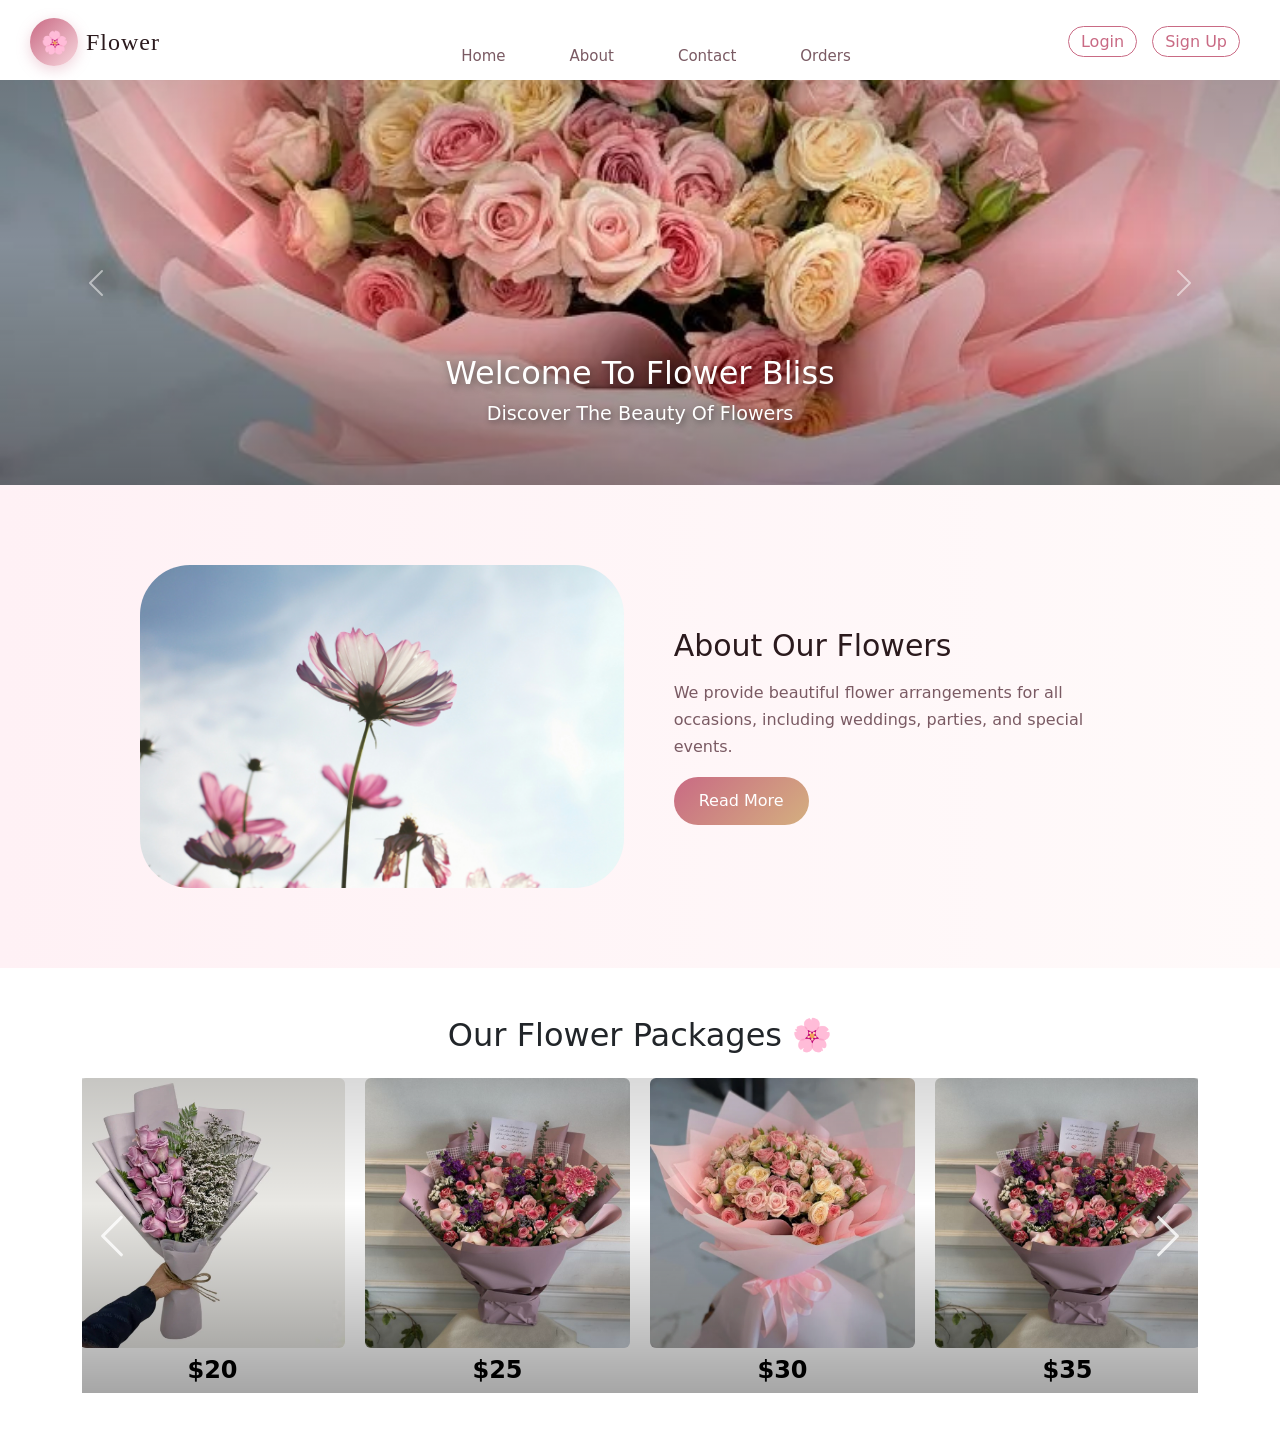
<file: Flower/index.html>
<!doctype html>
<html lang="en">
  <head>
    <meta charset="UTF-8" />
    <meta name="viewport" content="width=device-width, initial-scale=1.0" />
    <title>Flower</title>
    <link rel="stylesheet" href="style.css" />
    <link
      href="https://cdn.jsdelivr.net/npm/bootstrap@5.3.2/dist/css/bootstrap.min.css"
      rel="stylesheet"/>
    <script src="https://cdn.jsdelivr.net/npm/bootstrap@5.3.2/dist/js/bootstrap.bundle.min.js"></script>
  </head>
  <body>
    <!-- Overlay لإغلاق المنيو بالضغط خارجه -->
    <div class="menu-overlay" id="menu-overlay"></div>

    <header>
      <nav class="navbar">
        <!-- Logo على اليسار -->
        <a href="#" class="logo">
          <div class="logo-circle">🌸</div>
          <div class="logo-text">
            <div class="logo-name">Flower</div>
          </div>
        </a>

        <!-- Links (desktop) -->
      <!-- فوق -->
<ul class="top-links">
  <li id="login-link"><a href="login.html">Login</a></li>
  <li id="signup-link"><a href="signup.html">Sign Up</a></li>
</ul>

<!-- تحت -->
<ul class="nav-links" id="nav-links">
  <li><a href="index.html">Home</a></li>
  <li><a href="about.html">About</a></li>
  <li><a href="contact.html">Contact</a></li>
  <li id="orders-link"><a href="orders.html">Orders</a></li>
</ul>
        <!-- Burger button على اليمين -->
        <button class="menu-toggle" id="mobile-menu" aria-label="Open menu">
          &#9776;
        </button>
      </nav>
    </header>

    <div id="flowerCarousel" class="carousel slide" data-bs-ride="carousel">
      <div class="carousel-inner">
        <div class="carousel-item active">
          <img src="images/package4.jpg" class="d-block w-100" alt="Rose" />
          <div class="carousel-caption d-none d-md-block">
            <h5>Welcome To Flower Bliss</h5>
            <p>Discover The Beauty Of Flowers</p>
          </div>
        </div>
        <div class="carousel-item">
          <img
            src="images/nihon-graphy-BaHgv22KRnI-unsplash.jpg"
            class="d-block w-100"
            alt="Tulip"
          />
          <div class="carousel-caption d-none d-md-block">
            <h5>Nature's Beauty In Every Petal</h5>
            <p>Bright Colors, Fresh Flowers</p>
          </div>
        </div>
        <div class="carousel-item">
          <img
            src="images/rikonavt-oEWdQsbRVZk-unsplash.jpg"
            class="d-block w-100"
            alt="Lily"
          />
          <div class="carousel-caption d-none d-md-block">
            <h5>Fresh Flowers For Every Occasion</h5>
            <p>Make Every Moment Special</p>
          </div>
        </div>
        <div class="carousel-item">
          <img
            src="images/sd-wang-OSGL3TEr3ZA-unsplash.jpg"
            class="d-block w-100"
            alt="Flower"
          />
          <div class="carousel-caption d-none d-md-block">
            <h5>Blooming Beauty</h5>
            <p>Colors That Inspire Happiness</p>
          </div>
        </div>
        <div class="carousel-item">
          <img
            src="images/tomoko-uji-kxvn1ogpTtE-unsplash.jpg"
            class="d-block w-100"
            alt="Flower"
          />
          <div class="carousel-caption d-none d-md-block">
            <h5>Elegant Bouquets</h5>
            <p>Perfect For Every Celebration</p>
          </div>
        </div>
      </div>
      <button
        class="carousel-control-prev"
        type="button"
        data-bs-target="#flowerCarousel"
        data-bs-slide="prev"
      >
        <span class="carousel-control-prev-icon" aria-hidden="true"></span>
        <span class="visually-hidden">Previous</span>
      </button>
      <button
        class="carousel-control-next"
        type="button"
        data-bs-target="#flowerCarousel"
        data-bs-slide="next"
      >
        <span class="carousel-control-next-icon" aria-hidden="true"></span>
        <span class="visually-hidden">Next</span>
      </button>
    </div>

    <section class="about-preview">
      <div class="about-container">
        <div class="about-image">
          <img
            src="images/nihon-graphy-BaHgv22KRnI-unsplash.jpg"
            alt="Flowers"
          />
        </div>
        <div class="about-text">
          <h2>About Our Flowers</h2>
          <p>
            We provide beautiful flower arrangements for all occasions,
            including weddings, parties, and special events.
          </p>
          <a href="about.html" class="read-more">Read More</a>
        </div>
      </div>
    </section>

    <section class="flower-packages my-5">
      <div class="container">
        <h2 class="text-center mb-4">Our Flower Packages 🌸</h2>
        <div
          id="packagesCarousel"
          class="carousel slide"
          data-bs-ride="carousel"
        >
          <div class="carousel-inner">
            <div class="carousel-item active">
              <div class="row text-center">
                <div class="col-md-3">
                  <img
                    src="images/package1.jpg"
                    class="img-fluid rounded"
                    alt="Package 1"
                  />
                  <h5 class="mt-2">$20</h5>
                </div>
                <div class="col-md-3">
                  <img
                    src="images/package3.jpg"
                    class="img-fluid rounded"
                    alt="Package 2"
                  />
                  <h5 class="mt-2">$25</h5>
                </div>
                <div class="col-md-3">
                  <img
                    src="images/package4.jpg"
                    class="img-fluid rounded"
                    alt="Package 3"
                  />
                  <h5 class="mt-2">$30</h5>
                </div>
                <div class="col-md-3">
                  <img
                    src="images/package3.jpg"
                    class="img-fluid rounded"
                    alt="Package 4"
                  />
                  <h5 class="mt-2">$35</h5>
                </div>
              </div>
            </div>
            <div class="carousel-item">
              <div class="row text-center">
                <div class="col-md-3">
                  <img
                    src="images/package5.jpg"
                    class="img-fluid rounded"
                    alt="Package 5"
                  />
                  <h5 class="mt-2">$40</h5>
                </div>
                <div class="col-md-3">
                  <img
                    src="images/package6.jpg"
                    class="img-fluid rounded"
                    alt="Package 6"
                  />
                  <h5 class="mt-2">$45</h5>
                </div>
                <div class="col-md-3">
                  <img
                    src="images/package7.jpg"
                    class="img-fluid rounded"
                    alt="Package 7"
                  />
                  <h5 class="mt-2">$50</h5>
                </div>
                <div class="col-md-3">
                  <img
                    src="images/package8.jpg"
                    class="img-fluid rounded"
                    alt="Package 8"
                  />
                  <h5 class="mt-2">$55</h5>
                </div>
              </div>
            </div>
            <div class="carousel-item">
              <div class="row text-center">
                <div class="col-md-3">
                  <img
                    src="images/package9.jpg"
                    class="img-fluid rounded"
                    alt="Package 9"
                  />
                  <h5 class="mt-2">$40</h5>
                </div>
                <div class="col-md-3">
                  <img
                    src="images/package9100.jpg"
                    class="img-fluid rounded"
                    alt="Package 10"
                  />
                  <h5 class="mt-2">$45</h5>
                </div>
                <div class="col-md-3">
                  <img
                    src="images/package11.jpg"
                    class="img-fluid rounded"
                    alt="Package 11"
                  />
                  <h5 class="mt-2">$50</h5>
                </div>
                <div class="col-md-3">
                  <img
                    src="images/package12.jpg"
                    class="img-fluid rounded"
                    alt="Package 12"
                  />
                  <h5 class="mt-2">$55</h5>
                </div>
              </div>
            </div>
          </div>
          <button
            class="carousel-control-prev"
            type="button"
            data-bs-target="#packagesCarousel"
            data-bs-slide="prev"
          >
            <span class="carousel-control-prev-icon"></span
            ><span class="visually-hidden">Previous</span>
          </button>
          <button
            class="carousel-control-next"
            type="button"
            data-bs-target="#packagesCarousel"
            data-bs-slide="next"
          >
            <span class="carousel-control-next-icon"></span
            ><span class="visually-hidden">Next</span>
          </button>
        </div>
      </div>
    </section>

    <script>
      const menuToggle = document.getElementById("mobile-menu");
      const navLinks = document.getElementById("nav-links");
      const overlay = document.getElementById("menu-overlay");
      const closeBtn = document.getElementById("close-menu");

      function openMenu() {
        navLinks.classList.add("active");
        overlay.classList.add("active");
        document.body.style.overflow = "hidden";
      }

      function closeMenu() {
        navLinks.classList.remove("active");
        overlay.classList.remove("active");
        document.body.style.overflow = "";
      }

      menuToggle.addEventListener("click", openMenu);
      closeBtn.addEventListener("click", closeMenu);
      overlay.addEventListener("click", closeMenu);

      // إغلاق عند الضغط على أي رابط
      navLinks.querySelectorAll("a").forEach((link) => {
        link.addEventListener("click", closeMenu);
      });
      let currentUser = JSON.parse(localStorage.getItem("currentUser"));

      if (currentUser) {
        // المستخدم مسجل دخول
        document.getElementById("login-link").style.display = "none";
        document.getElementById("signup-link").style.display = "none";
        document.getElementById("orders-link").style.display = "block";
      } else {
        // المستخدم غير مسجل
        document.getElementById("orders-link").style.display = "none";
      }
    </script>
    <!-- Navbar Dynamic Script -->
    <script src="navbar.js"></script>
  </body>
</html>
</file>
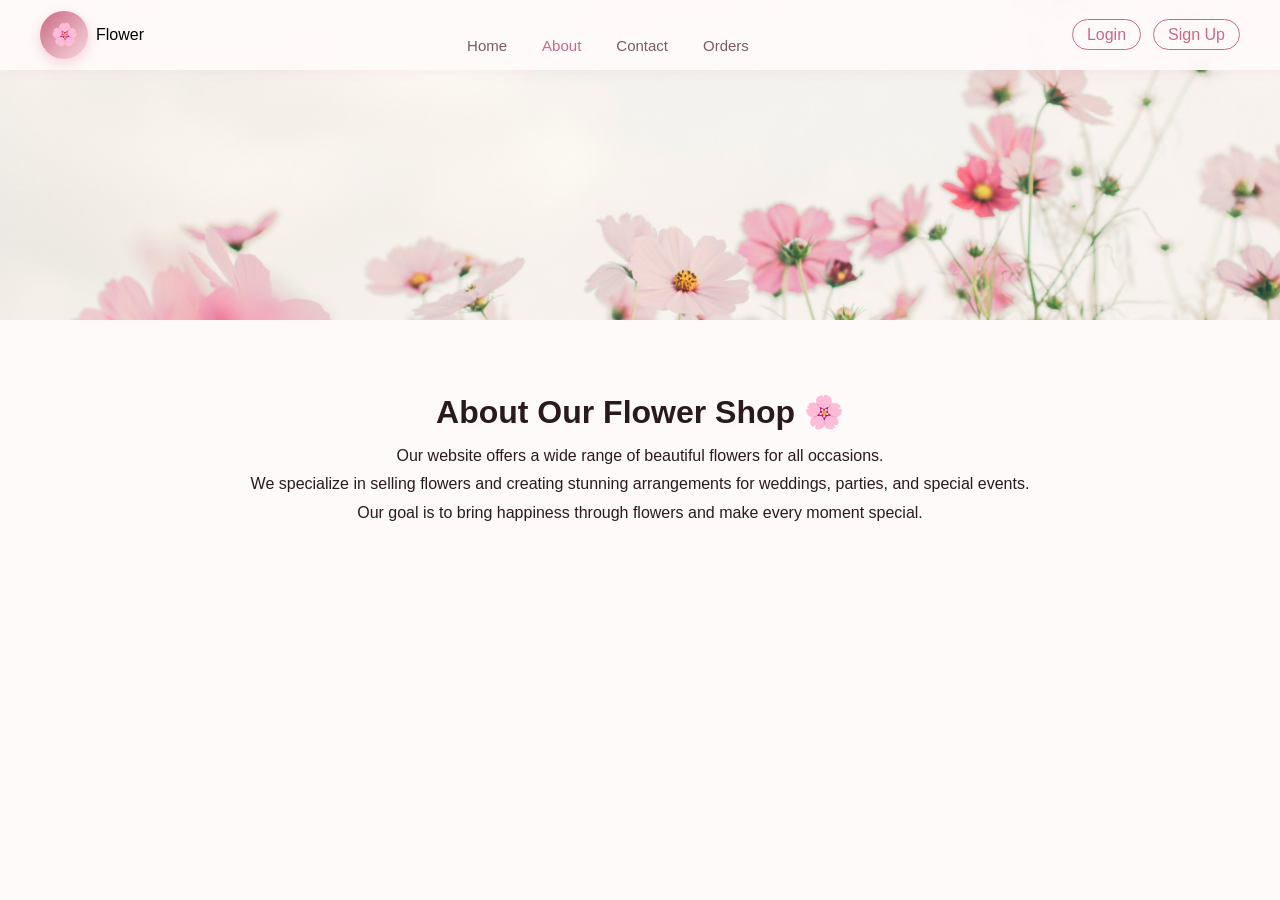
<file: Flower/about.html>
<!doctype html>
<html lang="en">
<head>
<meta charset="UTF-8" />
<meta name="viewport" content="width=device-width, initial-scale=1.0"/>
<title>About Us</title>

<link rel="stylesheet" href="about.css">
</head>

<body>

<!-- ================= NAVBAR ================= -->
<nav class="navbar">

  <!-- Logo -->
  <a href="index.html" class="logo">
    <div class="logo-circle">🌸</div>
    <div class="logo-name">Flower</div>
  </a>

  <!-- Links -->
  <ul class="nav-links" id="nav-links">
    <li><a href="index.html">Home</a></li>
    <li><a href="about.html" class="active">About</a></li>
    <li><a href="contact.html">Contact</a></li>
    <li><a href="orders.html">Orders</a></li>
  </ul>

  <!-- Login / Signup -->
  <ul class="top-links">
    <li id="login-link"><a href="login.html">Login</a></li>
    <li id="signup-link"><a href="signup.html">Sign Up</a></li>
  </ul>

  <!-- Burger -->
  <button class="menu-toggle" id="mobile-menu">☰</button>

</nav>

<!-- ================= OVERLAY ================= -->
<div class="menu-overlay" id="menu-overlay"></div>

<!-- ================= ABOUT CONTENT ================= -->
<div class="about-header">
  <img src="images/tomoko-uji-kxvn1ogpTtE-unsplash.jpg" alt="Flowers">
</div>

<div class="about-page-text">
  <h1>About Our Flower Shop 🌸</h1>

  <p>
    Our website offers a wide range of beautiful flowers for all occasions.<br>
    We specialize in selling flowers and creating stunning arrangements for weddings, parties, and special events.<br>
    Our goal is to bring happiness through flowers and make every moment special.
  </p>
</div>

<!-- ================= SCRIPT ================= -->
<script>
const menuToggle = document.getElementById("mobile-menu");
const navLinks = document.querySelector(".nav-links");
const overlay = document.getElementById("menu-overlay");

function openMenu() {
  navLinks.classList.add("active");
  overlay.classList.add("active");
  document.body.style.overflow = "hidden";
}

function closeMenu() {
  navLinks.classList.remove("active");
  overlay.classList.remove("active");
  document.body.style.overflow = "";
}

menuToggle.addEventListener("click", openMenu);
overlay.addEventListener("click", closeMenu);

navLinks.querySelectorAll("a").forEach(link => {
  link.addEventListener("click", closeMenu);
});
</script>

</body>
</html>
</file>
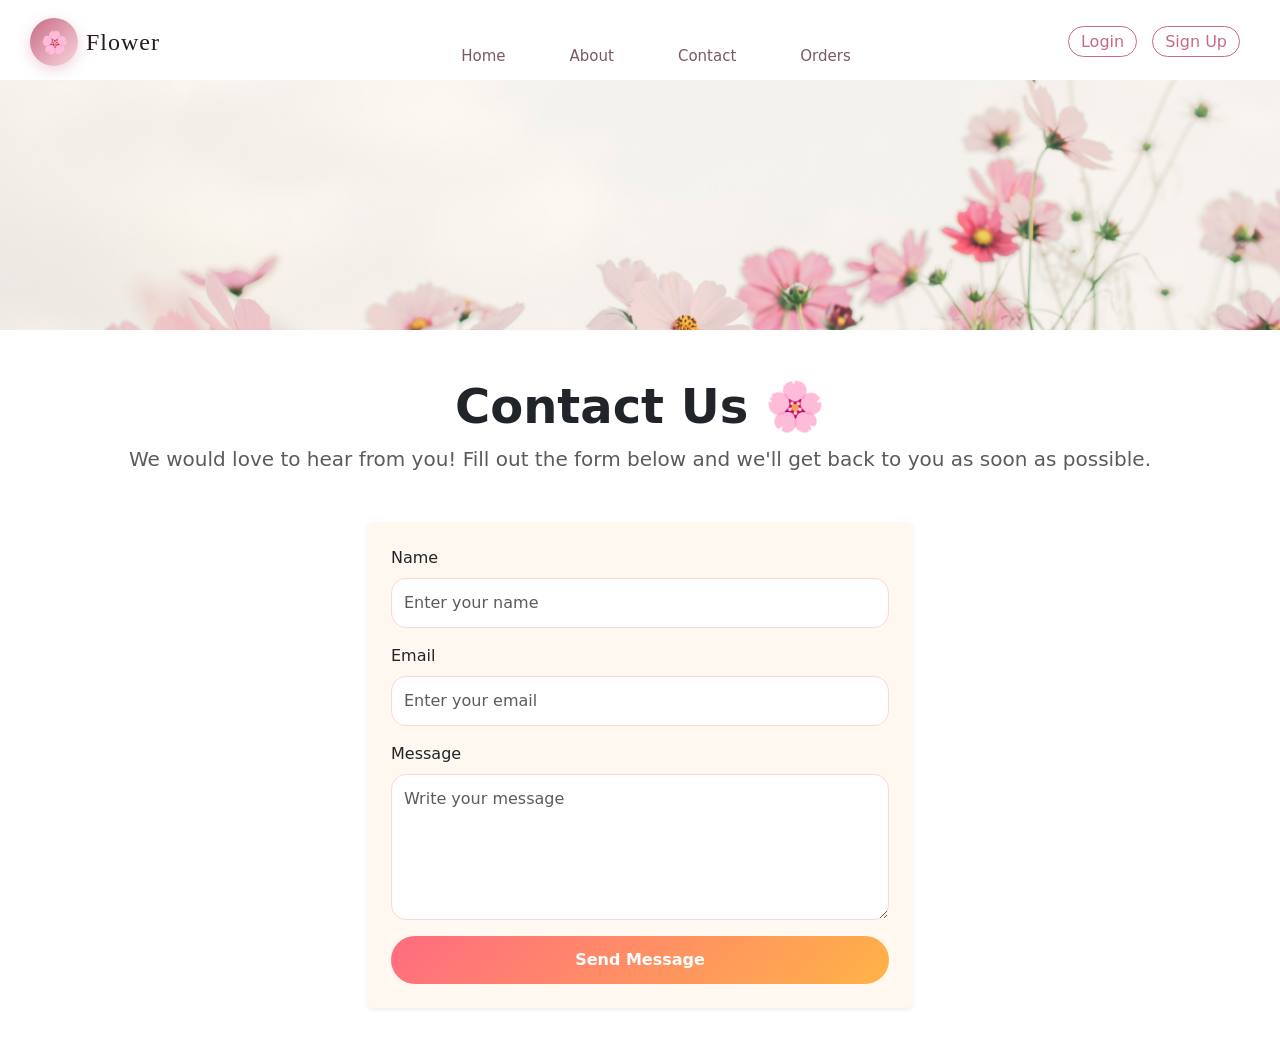
<file: Flower/contact.html>
<!DOCTYPE html>
<html lang="en">
<head>
  <meta charset="UTF-8">
  <meta name="viewport" content="width=device-width, initial-scale=1.0">
  <title>Contact Us</title>
  <link rel="stylesheet" href="style.css">
  <link href="https://cdn.jsdelivr.net/npm/bootstrap@5.3.2/dist/css/bootstrap.min.css" rel="stylesheet">
</head>
<body>

  <!-- Overlay -->
  <div class="menu-overlay" id="menu-overlay"></div>

  <header>
      <nav class="navbar">
        <!-- Logo على اليسار -->
        <a href="#" class="logo">
          <div class="logo-circle">🌸</div>
          <div class="logo-text">
            <div class="logo-name">Flower</div>
          </div>
        </a>

        <!-- Links (desktop) -->
      <!-- فوق -->
<ul class="top-links">
  <li id="login-link"><a href="login.html">Login</a></li>
  <li id="signup-link"><a href="signup.html">Sign Up</a></li>
</ul>

<!-- تحت -->
<ul class="nav-links" id="nav-links">
  <li><a href="index.html">Home</a></li>
  <li><a href="about.html">About</a></li>
  <li><a href="contact.html">Contact</a></li>
  <li id="orders-link"><a href="orders.html">Orders</a></li>
</ul>

    <button class="menu-toggle" id="mobile-menu" aria-label="Open menu">&#9776;</button>
  </nav>
  <!-- ================= ABOUT CONTENT ================= -->
<div class="about-header">
  <img src="images/tomoko-uji-kxvn1ogpTtE-unsplash.jpg" alt="Flowers">
</div>
  <!-- Contact Section -->
  <section class="contact-section py-5">
    <div class="container">
      <div class="text-center mb-5">
        <h1 class="display-5 fw-bold">Contact Us 🌸</h1>
        <p class="lead text-muted">We would love to hear from you! Fill out the form below and we'll get back to you as soon as possible.</p>
      </div>
      <div class="row justify-content-center">
        <div class="col-lg-6">
          <form class="contact-form p-4 rounded shadow-sm" style="background: #fff8f0;">
            <div class="mb-3">
              <label for="name" class="form-label">Name</label>
              <input type="text" class="form-control" id="name" placeholder="Enter your name" required>
            </div>
            <div class="mb-3">
              <label for="email" class="form-label">Email</label>
              <input type="email" class="form-control" id="email" placeholder="Enter your email" required>
            </div>
            <div class="mb-3">
              <label for="message" class="form-label">Message</label>
              <textarea id="message" rows="5" class="form-control" placeholder="Write your message" required></textarea>
            </div>
            <button type="submit" class="btn btn-primary w-100">Send Message</button>
          </form>
        </div>
      </div>
    </div>
  </section>

  <script src="https://cdn.jsdelivr.net/npm/bootstrap@5.3.2/dist/js/bootstrap.bundle.min.js"></script>
  <script>
    const menuToggle = document.getElementById('mobile-menu');
    const navLinks   = document.getElementById('nav-links');
    const overlay    = document.getElementById('menu-overlay');
    const closeBtn   = document.getElementById('close-menu');

    function openMenu()  { navLinks.classList.add('active');    overlay.classList.add('active');    document.body.style.overflow = 'hidden'; }
    function closeMenu() { navLinks.classList.remove('active'); overlay.classList.remove('active'); document.body.style.overflow = ''; }

    menuToggle.addEventListener('click', openMenu);
    closeBtn.addEventListener('click', closeMenu);
    overlay.addEventListener('click', closeMenu);
    navLinks.querySelectorAll('a').forEach(l => l.addEventListener('click', closeMenu));
    let currentUser = JSON.parse(localStorage.getItem("currentUser"));

if (currentUser) {
  // المستخدم مسجل دخول
  document.getElementById("login-link").style.display = "none";
  document.getElementById("signup-link").style.display = "none";
  document.getElementById("orders-link").style.display = "block";
} else {
  // المستخدم غير مسجل
  document.getElementById("orders-link").style.display = "none";
}
    
  </script>
  <!-- Navbar Dynamic Script -->
<script src="navbar.js"></script>
</body>
</html>
</file>
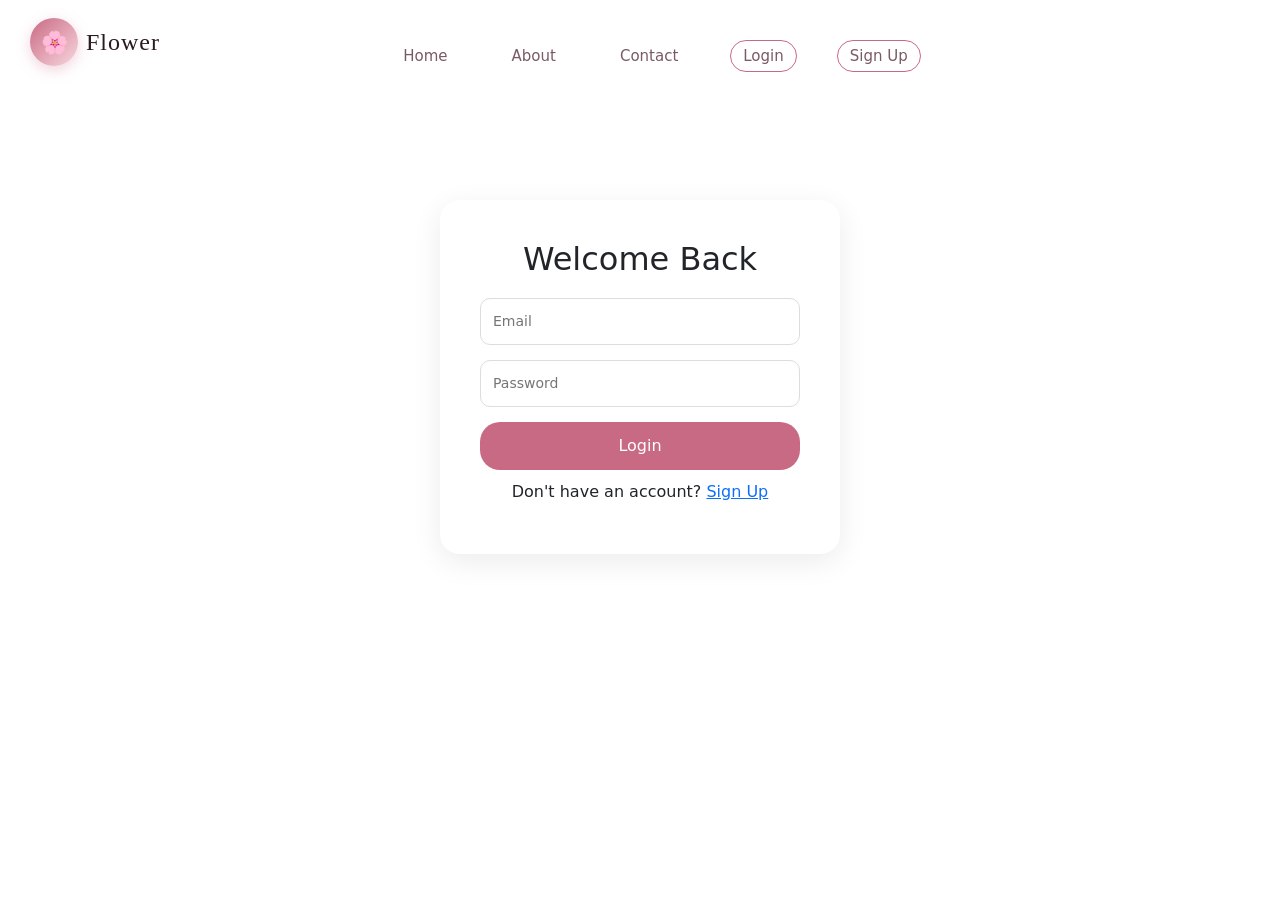
<file: Flower/login.html>
<!DOCTYPE html>
<html lang="en">
<head>
  <meta charset="UTF-8">
  <meta name="viewport" content="width=device-width, initial-scale=1.0" />
  <title>Login</title>
  <link rel="stylesheet" href="style.css">
  <link href="https://cdn.jsdelivr.net/npm/bootstrap@5.3.2/dist/css/bootstrap.min.css" rel="stylesheet" />
  <script src="https://cdn.jsdelivr.net/npm/bootstrap@5.3.2/dist/js/bootstrap.bundle.min.js"></script>
</head>
<body>

<!-- NAVBAR -->
<nav class="navbar">
  <a href="#" class="logo">
    <div class="logo-circle">🌸</div>
    <div class="logo-text">
      <div class="logo-name">Flower</div>
    </div>
  </a>

  <button class="menu-toggle" id="mobile-menu">&#9776;</button>

  <ul class="nav-links" id="nav-links">
  <li><a href="index.html">Home</a></li>
  <li><a href="about.html">About</a></li>
  <li><a href="contact.html">Contact</a></li>
  <li id="login-link"><a href="login.html">Login</a></li>
  <li id="signup-link"><a href="signup.html">Sign Up</a></li>
  <li id="orders-link" style="display:none;"><a href="orders.html">Orders</a></li>
</ul>
</nav>

<div class="menu-overlay" id="menu-overlay"></div>

<!-- LOGIN FORM -->
<div class="signup-container">
  <h2>Welcome Back </h2>

  <form id="login-form">
    <input type="email" id="email" placeholder="Email" required>
    <input type="password" id="password" placeholder="Password" required>

    <button type="submit">Login</button>
  </form>

  <p>Don't have an account? <a href="signup.html">Sign Up</a></p>
</div>

<!-- JS -->
<script>
  const form = document.getElementById("login-form");

  form.addEventListener("submit", function(e) {
    e.preventDefault();

    const email = document.getElementById("email").value;
    const password = document.getElementById("password").value;

    let users = JSON.parse(localStorage.getItem("users")) || [];

    const user = users.find(u => u.email === email && u.password === password);

    if (!user) {
      alert("Email or password is incorrect!");
      return;
    }

    // حفظ المستخدم الحالي
    localStorage.setItem("currentUser", JSON.stringify(user));

    alert("Login successful ");

    window.location.href = "index.html";
  });

  // NAV MENU
  const menuToggle = document.getElementById('mobile-menu');
  const navLinks = document.getElementById('nav-links');
  const closeMenuBtn = document.getElementById('close-menu');
  const overlay = document.getElementById('menu-overlay');

  menuToggle.onclick = () => {
    navLinks.classList.add('active');
    overlay.classList.add('active');
  };

  closeMenuBtn.onclick = () => {
    navLinks.classList.remove('active');
    overlay.classList.remove('active');
  };

  overlay.onclick = () => {
    navLinks.classList.remove('active');
    overlay.classList.remove('active');
  };
  function updateNavbar() {
  const loginLink = document.getElementById('login-link');
  const currentUser = JSON.parse(localStorage.getItem("currentUser"));

  if (currentUser) {
    const firstName = currentUser.name.split(' ')[0];
    loginLink.innerHTML = `<span>مرحباً، ${firstName}</span> | <a href="#" id="logout">Logout</a>`;
    document.getElementById('logout').addEventListener('click', () => {
      localStorage.removeItem("currentUser");
      updateNavbar();
    });
  } else {
    loginLink.innerHTML = `<a href="login.html">Login</a>`;
  }
}

updateNavbar();
let currentUser = JSON.parse(localStorage.getItem("currentUser"));

if (currentUser) {
  // المستخدم مسجل دخول
  document.getElementById("login-link").style.display = "none";
  document.getElementById("signup-link").style.display = "none";
  document.getElementById("orders-link").style.display = "block";
} else {
  // المستخدم غير مسجل
  document.getElementById("orders-link").style.display = "none";
}
</script>

</body>
</html>
</file>
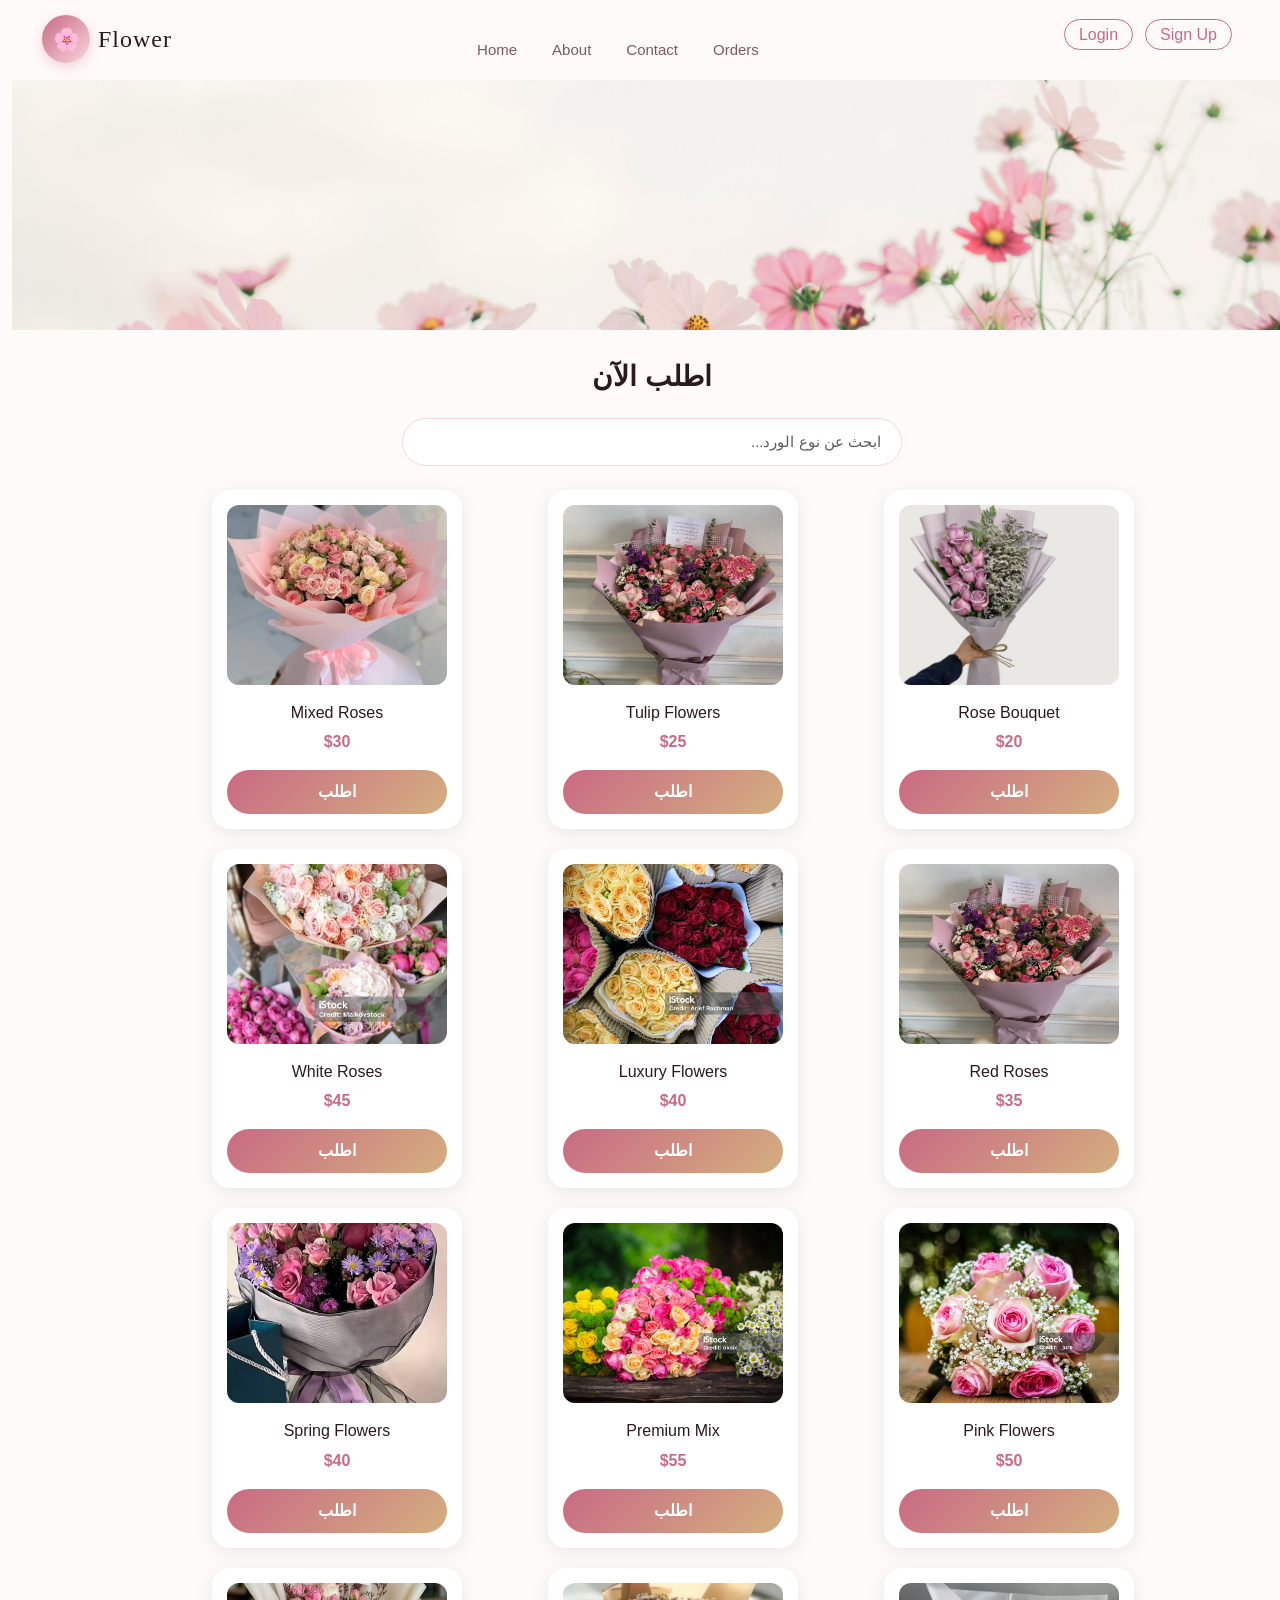
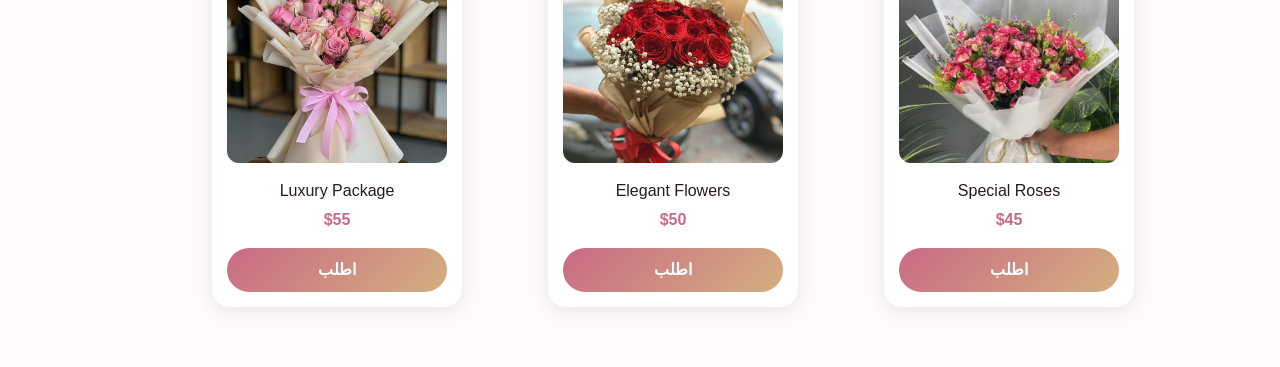
<file: Flower/orders.html>
<!DOCTYPE html>
<html lang="ar" dir="rtl">
<head>
<meta charset="UTF-8">
<title>الطلبات</title>

<link href="https://cdn.jsdelivr.net/npm/bootstrap@5.3.2/dist/css/bootstrap.min.css" rel="stylesheet" />
<link rel="stylesheet" href="orders.css">
  <script src="https://cdn.jsdelivr.net/npm/bootstrap@5.3.2/dist/js/bootstrap.bundle.min.js"></script>
</head>

<body>

<header>
  <nav class="navbar">

    <!-- Logo -->
    <a href="index.html" class="logo">
      <div class="logo-circle">🌸</div>
      <div class="logo-text">
        <div class="logo-name">Flower</div>
      </div>
    </a>

    <!-- Links -->
    <ul class="nav-links" id="nav-links">
      <li><a href="index.html">Home</a></li>
      <li><a href="about.html">About</a></li>
      <li><a href="contact.html">Contact</a></li>
      <li id="orders-link"><a href="orders.html">Orders</a></li>
    </ul>

    <!-- Login / Signup -->
    <ul class="top-links">
      <li id="login-link"><a href="login.html">Login</a></li>
      <li id="signup-link"><a href="signup.html">Sign Up</a></li>
    </ul>

    <!-- Burger -->
    <button class="menu-toggle" id="mobile-menu">&#9776;</button>

  </nav>
</header>

<!-- Overlay -->
<div class="menu-overlay" id="menu-overlay"></div>
 <!-- ================= ABOUT CONTENT ================= -->
<div class="about-header">
  <img src="images/tomoko-uji-kxvn1ogpTtE-unsplash.jpg" alt="Flowers">
</div>

<h2 class="text-center mb-4">اطلب الآن</h2>

<!-- 🔍 SEARCH -->
<input type="text" id="search" class="form-control mb-4" placeholder="ابحث عن نوع الورد...">

<!-- 📦 PRODUCTS -->
<div class="row">

  <div class="col-md-3 product">
    <div class="product-card text-center">
      <img src="images/package1.jpg">
      <h5>Rose Bouquet</h5>
      <p>$20</p>
      <button class="btn btn-primary order-btn" data-name="Rose Bouquet" data-price="20">اطلب</button>
    </div>
  </div>

  <div class="col-md-3 product">
    <div class="product-card text-center">
      <img src="images/package3.jpg">
      <h5>Tulip Flowers</h5>
      <p>$25</p>
      <button class="btn btn-primary order-btn" data-name="Tulip Flowers" data-price="25">اطلب</button>
    </div>
  </div>

  <div class="col-md-3 product">
    <div class="product-card text-center">
      <img src="images/package4.jpg">
      <h5>Mixed Roses</h5>
      <p>$30</p>
      <button class="btn btn-primary order-btn" data-name="Mixed Roses" data-price="30">اطلب</button>
    </div>
  </div>

  <div class="col-md-3 product">
    <div class="product-card text-center">
      <img src="images/package3.jpg">
      <h5>Red Roses</h5>
      <p>$35</p>
      <button class="btn btn-primary order-btn" data-name="Red Roses" data-price="35">اطلب</button>
    </div>
  </div>

  <!-- الصف الثاني -->
  <div class="col-md-3 product">
    <div class="product-card text-center">
      <img src="images/package5.jpg">
      <h5>Luxury Flowers</h5>
      <p>$40</p>
      <button class="btn btn-primary order-btn" data-name="Luxury Flowers" data-price="40">اطلب</button>
    </div>
  </div>

  <div class="col-md-3 product">
    <div class="product-card text-center">
      <img src="images/package6.jpg">
      <h5>White Roses</h5>
      <p>$45</p>
      <button class="btn btn-primary order-btn" data-name="White Roses" data-price="45">اطلب</button>
    </div>
  </div>

  <div class="col-md-3 product">
    <div class="product-card text-center">
      <img src="images/package7.jpg">
      <h5>Pink Flowers</h5>
      <p>$50</p>
      <button class="btn btn-primary order-btn" data-name="Pink Flowers" data-price="50">اطلب</button>
    </div>
  </div>

  <div class="col-md-3 product">
    <div class="product-card text-center">
      <img src="images/package8.jpg">
      <h5>Premium Mix</h5>
      <p>$55</p>
      <button class="btn btn-primary order-btn" data-name="Premium Mix" data-price="55">اطلب</button>
    </div>
  </div>

  <!-- الصف الثالث -->
  <div class="col-md-3 product">
    <div class="product-card text-center">
      <img src="images/package9.jpg">
      <h5>Spring Flowers</h5>
      <p>$40</p>
      <button class="btn btn-primary order-btn" data-name="Spring Flowers" data-price="40">اطلب</button>
    </div>
  </div>

  <div class="col-md-3 product">
    <div class="product-card text-center">
      <img src="images/package9100.jpg">
      <h5>Special Roses</h5>
      <p>$45</p>
      <button class="btn btn-primary order-btn" data-name="Special Roses" data-price="45">اطلب</button>
    </div>
  </div>

  <div class="col-md-3 product">
    <div class="product-card text-center">
      <img src="images/package11.jpg">
      <h5>Elegant Flowers</h5>
      <p>$50</p>
      <button class="btn btn-primary order-btn" data-name="Elegant Flowers" data-price="50">اطلب</button>
    </div>
  </div>

  <div class="col-md-3 product">
    <div class="product-card text-center">
      <img src="images/package12.jpg">
      <h5>Luxury Package</h5>
      <p>$55</p>
      <button class="btn btn-primary order-btn" data-name="Luxury Package" data-price="55">اطلب</button>
    </div>
  </div>

</div>
<!-- 🛒 MODAL -->
<div class="modal fade" id="orderModal">
  <div class="modal-dialog">
    <div class="modal-content p-3">

      <h4>تأكيد الطلب</h4>

      <p id="productName"></p>
      <p id="productPrice"></p>
      <p id="userName"></p>

      <select id="payment" class="form-control mb-3">
        <option value="">اختر طريقة الدفع</option>
        <option>دفع إلكتروني</option>
        <option>عند التوصيل</option>
      </select>

      <button class="btn btn-success" id="confirmOrder">تأكيد الطلب</button>

    </div>
  </div>
</div>

<script src="https://cdn.jsdelivr.net/npm/bootstrap@5.3.2/dist/js/bootstrap.bundle.min.js"></script>

<script>
const menuToggle = document.getElementById("mobile-menu");
const navLinks = document.getElementById("nav-links");
const overlay = document.getElementById("menu-overlay");

// فتح المنيو
function openMenu() {
  navLinks.classList.add("active");
  overlay.classList.add("active");
  document.body.style.overflow = "hidden";
}

// إغلاق المنيو
function closeMenu() {
  navLinks.classList.remove("active");
  overlay.classList.remove("active");
  document.body.style.overflow = "";
}

menuToggle.addEventListener("click", openMenu);
overlay.addEventListener("click", closeMenu);

// إغلاق عند الضغط خارج المنيو (أقوى حل)
document.addEventListener("click", function (e) {
  const isMenu = navLinks.contains(e.target);
  const isButton = menuToggle.contains(e.target);

  if (!isMenu && !isButton) {
    closeMenu();
  }
});

// 🔍 SEARCH
const search = document.getElementById("search");
const products = document.querySelectorAll(".product");

search.addEventListener("keyup", function () {
  const value = this.value.toLowerCase();

  products.forEach(product => {
    product.style.display = product.textContent.toLowerCase().includes(value)
      ? "block"
      : "none";
  });
});

// 🛒 ORDER
const buttons = document.querySelectorAll(".order-btn");
const modal = new bootstrap.Modal(document.getElementById('orderModal'));

buttons.forEach(btn => {
  btn.addEventListener("click", function () {

    document.getElementById("productName").innerText = "المنتج: " + this.dataset.name;
    document.getElementById("productPrice").innerText = "السعر: $" + this.dataset.price;

    const userData = JSON.parse(localStorage.getItem("currentUser"));
    let currentUser = userData?.name || "زائر";

    document.getElementById("userName").innerText = "العميل: " + currentUser;

    modal.show();
  });
});

// ✅ تأكيد الطلب
document.getElementById("confirmOrder").addEventListener("click", function () {

  const payment = document.getElementById("payment").value;

  if(payment === ""){
    alert("اختار طريقة الدفع!");
    return;
  }

  alert("تم الطلب بنجاح \nطريقة الدفع: " + payment);
});
</script>

</body>
</html>
</file>
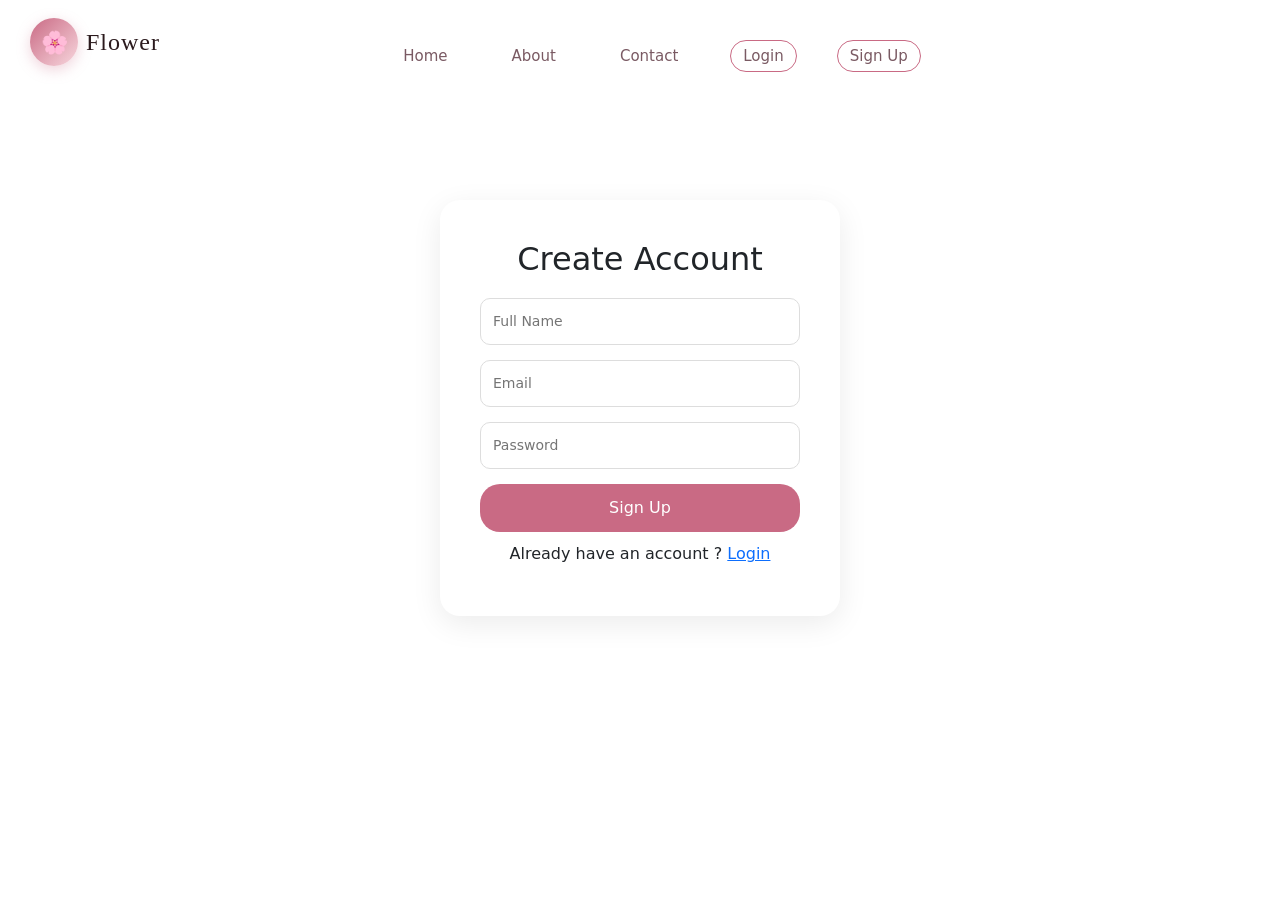
<file: Flower/signup.html>
<!DOCTYPE html>
<html lang="en">
<head>
  <meta charset="UTF-8">
  <meta name="viewport" content="width=device-width, initial-scale=1.0" />
  <title>Sign Up</title>
  <link rel="stylesheet" href="style.css">
  <link href="https://cdn.jsdelivr.net/npm/bootstrap@5.3.2/dist/css/bootstrap.min.css" rel="stylesheet" />
    <script src="https://cdn.jsdelivr.net/npm/bootstrap@5.3.2/dist/js/bootstrap.bundle.min.js"></script>
</head>
<body>

<!-- NAVBAR  -->
<nav class="navbar">
  <a href="#" class="logo">
    <div class="logo-circle">🌸</div>
    <div class="logo-text">
      <div class="logo-name">Flower</div>
    </div>
  </a>

  <button class="menu-toggle" id="mobile-menu">&#9776;</button>

  <ul class="nav-links" id="nav-links">
  <li><a href="index.html">Home</a></li>
  <li><a href="about.html">About</a></li>
  <li><a href="contact.html">Contact</a></li>
  <li id="login-link"><a href="login.html">Login</a></li>
  <li id="signup-link"><a href="signup.html">Sign Up</a></li>
  <li id="orders-link" style="display:none;"><a href="orders.html">Orders</a></li>
</ul>
</nav>

<div class="menu-overlay" id="menu-overlay"></div>

<!-- SIGNUP FORM -->
<div class="signup-container">
  <h2>Create Account </h2>

  <form id="signup-form">
    <input type="text" id="name" placeholder="Full Name" required>
    <input type="email" id="email" placeholder="Email" required>
    <input type="password" id="password" placeholder="Password" required>

    <button type="submit">Sign Up</button>
  </form>

  <p>Already have an account ? <a href="login.html"> Login</a></p>
</div>

<!-- JS -->
<script>
  const form = document.getElementById("signup-form");

  form.addEventListener("submit", function(e) {
    e.preventDefault();

    const name = document.getElementById("name").value;
    const email = document.getElementById("email").value;
    const password = document.getElementById("password").value;

    let users = JSON.parse(localStorage.getItem("users")) || [];

    // تحقق إذا المستخدم موجود
    const exists = users.find(user => user.email === email);

    if (exists) {
      alert("هذا الإيميل مسجل مسبقاً!");
      return;
    }

    users.push({ name, email, password });

    localStorage.setItem("users", JSON.stringify(users));

    alert("تم إنشاء الحساب بنجاح ");

    window.location.href = "login.html";
  });

  // NAV MENU
  const menuToggle = document.getElementById('mobile-menu');
  const navLinks = document.getElementById('nav-links');
  const closeMenuBtn = document.getElementById('close-menu');
  const overlay = document.getElementById('menu-overlay');

  menuToggle.onclick = () => {
    navLinks.classList.add('active');
    overlay.classList.add('active');
  };

  closeMenuBtn.onclick = () => {
    navLinks.classList.remove('active');
    overlay.classList.remove('active');
  };

  overlay.onclick = () => {
    navLinks.classList.remove('active');
    overlay.classList.remove('active');
  };
  let currentUser = JSON.parse(localStorage.getItem("currentUser"));

if (currentUser) {
  // المستخدم مسجل دخول
  document.getElementById("login-link").style.display = "none";
  document.getElementById("signup-link").style.display = "none";
  document.getElementById("orders-link").style.display = "block";
} else {
  // المستخدم غير مسجل
  document.getElementById("orders-link").style.display = "none";
}
</script>

</body>
</html>
</file>
<file: Flower/style.css>
/* ── VARIABLES COLORS ── */
:root {
  --rose: #c96a84;
  --blush: #fff1f5;
  --petal: #f8d7de;
  --cream: #fffafa;
  --dark: #2b1a1d;
  --mid: #7a5a63;
  --gold: #d4af7f;
}

/* ── GLOBAL STYLES ── */
* {
  margin: 0;
  padding: 0;
  box-sizing: border-box;
}

body {
  font-family: "Tajawal", sans-serif;
  background: var(--cream);
  color: var(--dark);
  overflow-x: hidden;
}

/* ── NAVBAR ── */
nav {
  position: absolute;
  top: 10px;
  left: 0;
  width: 100%;
  padding: 0 40px;
  height: 80px;
  display: flex;
  align-items: center;
  justify-content: space-between;
  z-index: 1000;
}
nav {
  display: flex;
  justify-content: space-between;
  align-items: center;
}
.nav-links {
  display: flex;
  justify-content: center;
  gap: 40px;
  list-style: none;
  width: 100%;
  margin-top: -30px;
}

.right-links {
  display: flex;
  gap: 15px;
}

.top-links {
  position: absolute;
  right: 40px;
  display: flex;
  gap: 15px;
  list-style: none;
}

.top-links a {
  text-decoration: none;
  border: 1px solid var(--rose);
  padding: 5px 12px;
  border-radius: 20px;
  color: var(--rose);
}
.logo {
  display: flex;
  align-items: center;
  gap: 8px;
  text-decoration: none;
  margin-left: 30px;
  margin-bottom: 8px;
}

.logo-circle {
  width: 48px;
  height: 48px;
  background: linear-gradient(135deg, var(--rose), var(--petal));
  border-radius: 50%;
  display: flex;
  align-items: center;
  justify-content: center;
  font-size: 22px;
  box-shadow: 0 4px 14px rgba(212, 132, 154, 0.35);
}

.logo-text .logo-name {
  font-family: "Playfair Display", serif;
  font-size: 24px;
  color: var(--dark);
  line-height: 1;
  letter-spacing: 1px;
}


.nav-links a {
  text-decoration: none;
  font-size: 15px;
  color: var(--mid);
  font-weight: 400;
  transition: color 0.25s;
  position: relative;
  padding-bottom: 2px;
}

.nav-links a::after {
  content: "";
  position: absolute;
  bottom: 0;
  right: 0;
  width: 0;
  height: 2px;
  background: var(--rose);
  border-radius: 2px;
  transition: width 0.3s;
}

.nav-links a:hover {
  color: var(--rose);
}
.nav-links a:hover::after {
  width: 100%;
}
.nav-links a.active {
  color: var(--rose);
}
.nav-links a.active::after {
  width: 100%;
}
.nav-links a {
  padding: 6px 12px;
}

.nav-links a[href="login.html"],
.nav-links a[href="signup.html"] {
  border: 1px solid var(--rose);
  border-radius: 20px;
}

/* ── CAROUSEL ── */
.carousel-item img {
  width: 100%;
  height: 45vh;
  object-fit: cover;
}

.carousel-caption {
  bottom: 30px;
  left: 60px;
  right: 60px;
  text-align: left;
  z-index: 10;
}
.carousel-caption h5 {
  font-size: 2rem;
  color: #fff;
  text-shadow: 2px 2px 8px rgba(0, 0, 0, 0.5);
}
.carousel-caption p {
  font-size: 1.2rem;
  color: #fff;
  text-shadow: 2px 2px 6px rgba(0, 0, 0, 0.5);
}

.carousel-item::after {
  content: "";
  position: absolute;
  inset: 0;
  background: linear-gradient(
    to bottom,
    rgba(0, 0, 0, 0.15) 0%,
    rgba(0, 0, 0, 0) 40%,
    rgba(0, 0, 0, 0.35) 100%
  );
  pointer-events: none;
}

/* ── ABOUT PREVIEW ── */
.about-preview {
  padding: 80px 60px;
  background: linear-gradient(to right, var(--blush), var(--cream));
  display: flex;
  justify-content: center;
}
.about-container {
  display: flex;
  align-items: center;
  gap: 50px;
  max-width: 1000px;
  margin: 0 auto;
}
.about-image img {
  width: 100%;
  max-width: 900px;
  height: auto;
  object-fit: cover;
  border-radius: 50px;
}
.about-text {
  max-width: 500px;
}
.about-text h2 {
  font-size: 30px;
  margin-bottom: 15px;
  color: var(--dark);
}
.about-text p {
  font-size: 16px;
  color: var(--mid);
  line-height: 1.7;
}

.read-more {
  text-decoration: none;
  color: white;
  background: linear-gradient(135deg, var(--rose), var(--gold));
  padding: 12px 25px;
  border-radius: 50px;
  transition: 0.3s;
  display: inline-block;
}
.read-more:hover {
  transform: translateY(-8px);
  box-shadow: 0 8px 20px rgba(0, 0, 0, 0.15);
}

/* ── FLOWER PACKAGES ── */
.flower-packages .carousel-inner .row > .col-md-3 {
  padding-left: 10px;
  padding-right: 10px;
}
.flower-packages img {
  max-height: 270px;
  object-fit: cover;
  border-radius: 15px;
  transition: transform 0.3s;
}
.flower-packages img:hover {
  transform: scale(1.05);
}
.flower-packages h5 {
  font-size: 24px;
  font-weight: bold;
  color: black;
  margin-top: 10px;
}

#packagesCarousel .carousel-control-prev,
#packagesCarousel .carousel-control-next {
  width: 60px;
  height: 60px;
  top: 50%;
  transform: translateY(-50%);
  opacity: 0.8;
  transition: opacity 0.3s;
}
#packagesCarousel .carousel-control-prev:hover,
#packagesCarousel .carousel-control-next:hover {
  opacity: 1;
}
#packagesCarousel .carousel-control-prev-icon,
#packagesCarousel .carousel-control-next-icon {
  width: 50px;
  height: 50px;
  background-size: 100%, 100%;
}

/* ── ABOUT PAGE ── */
.about-header img {
  width: 100%;
  height: 300px;
  object-fit: cover;
}
.about-page-text {
  padding: 50px 60px;
  text-align: center;
}
.about-page-text h1 {
  margin-bottom: 24px;
}
.about-page-text p {
  max-width: 700px;
  margin: auto;
  line-height: 2;
  color: var(--mid);
}

/* ── CONTACT PAGE ── */

.contact-form input,
.contact-form textarea {
  border-radius: 15px;
  border: 1px solid #ffd6d6;
  padding: 12px;
}
.contact-form button {
  background: linear-gradient(135deg, #ff6b81, #ffb347);
  border: none;
  padding: 12px;
  border-radius: 50px;
  font-weight: bold;
  transition: 0.3s;
}
.contact-form button:hover {
  transform: translateY(-5px);
  box-shadow: 0 8px 20px rgba(0, 0, 0, 0.15);
}
.about-header img {
  width: 100%;
  height: 250px;
  object-fit: cover;
}
.about-page-text {
  padding: 80px 20px;
  text-align: center;
  max-width: 900px;
  margin: auto;
}

.about-page-text h1 {
  font-size: 32px;
  margin-bottom: 20px;
}

.about-page-text p {
  font-size: 16px;
  line-height: 2;
  color: var(--mid);
}

/* ── MOBILE MENU TOGGLE ── */
.menu-toggle {
  display: none;
  font-size: 28px;
  cursor: pointer;
  color: var(--dark);
  z-index: 1001;
  background: none;
  border: none;
  line-height: 1;
}

/* ── RESPONSIVE ── */
@media screen and (max-width: 768px) {
  nav {
    top: 0;
    left: 0;
    padding: 0 20px;
    height: 65px;
    background: rgba(255, 250, 250, 0.95);
    backdrop-filter: blur(6px);
  }

  .logo {
    margin-left: 0;
    margin-bottom: 0;
  }

  .logo-circle {
    width: 36px;
    height: 36px;
    font-size: 17px;
  }
  .logo-text .logo-name {
    font-size: 18px;
  }

  .menu-toggle {
    display: block;
  }
  .nav-links {
    flex-direction: column;
    position: fixed;
    top: 0;
    right: -280px;
    width: 250px;
    height: 100%;
    background: var(--cream);
    padding-top: 80px;
    gap: 20px;
    margin: 0;
    transition: right 0.3s ease-in-out;
    box-shadow: -4px 0 24px rgba(0, 0, 0, 0.12);
    z-index: 999;
  }

  .nav-links.active {
    right: 0;
  }

  .nav-links li {
    padding: 0 24px;
  }

  .nav-links a {
    font-size: 17px;
    color: black;
    padding-bottom: 4px;
  }

  .nav-links a::after {
    left: 0;
  }

  .carousel-item img {
    height: 35vh;
  }
  .carousel-caption h5 {
    font-size: 1.3rem;
  }
  .carousel-caption p {
    font-size: 0.95rem;
  }

  .about-container {
    flex-direction: column;
    gap: 30px;
  }
  .about-preview {
    padding: 50px 24px;
  }
  .about-text {
    max-width: 100%;
    text-align: center;
  }
  .about-page-text {
    padding: 40px 20px;
  }
}

/* ── MENU OVERLAY ── */
.menu-overlay {
  display: none;
  position: fixed;
  inset: 0;
  background: rgba(0, 0, 0, 0.4);
  z-index: 998;
}
.menu-overlay.active {
  display: block;
}

/* ── CLOSE BUTTON inside menu ── */
.close-btn-item {
  display: none;
  text-align: right;
  padding: 10px 20px 0;
}
.close-menu {
  background: none;
  border: none;
  font-size: 32px;
  color: var(--dark);
  cursor: pointer;
  line-height: 1;
}

/* ── NAVBAR ORDER FIX: logo left, burger right ── */
nav {
  left: 0 !important;
}

@media screen and (max-width: 768px) {
  .menu-toggle {
    order: 3;
    margin-left: auto;
  }

  .logo {
    order: 1;
  }

  .close-btn-item {
    display: block;
  }

  .nav-links {
    right: -280px !important;
    left: auto !important;
    transition: right 0.3s ease-in-out !important;
  }

  .nav-links.active {
    right: 0 !important;
  }
}

/* ── SIGNUP PAGE ── */
.signup-container {
  max-width: 400px;
  margin: 120px auto;
  padding: 40px;
  background: white;
  border-radius: 20px;
  box-shadow: 0 8px 30px rgba(0, 0, 0, 0.08);
  text-align: center;
}

.signup-container h2 {
  margin-bottom: 20px;
}

.signup-container form {
  display: flex;
  flex-direction: column;
  gap: 15px;
}

.signup-container input {
  padding: 12px;
  border-radius: 10px;
  border: 1px solid #ddd;
  font-size: 14px;
}

.signup-container button {
  padding: 12px;
  border: none;
  background: var(--rose);
  color: white;
  border-radius: 20px;
  cursor: pointer;
  transition: 0.3s;
}

.signup-container button:hover {
  opacity: 0.85;
}
.signup-container p {
  margin: 10px;
}
</file>
<file: Flower/about.css>
/* ── VARIABLES COLORS ── */
:root {
  --rose: #c96a84;
  --blush: #fff1f5;
  --petal: #f8d7de;
  --cream: #fffafa;
  --dark: #2b1a1d;
  --mid: #7a5a63;
  --gold: #d4af7f;
}

/* ── GLOBAL RESET ── */
* {
  margin: 0;
  padding: 0;
  box-sizing: border-box;
}

body {
  font-family: "Tajawal", sans-serif;
  background: var(--cream);
  color: var(--dark);
  overflow-x: hidden;
}

/* ── NAVBAR ── */
nav {
  position: fixed;
  top: 0;
  left: 0;
  width: 100%;
  height: 70px;
  display: flex;
  align-items: center;
  justify-content: space-between;
  padding: 0 40px;
  background: rgba(255, 250, 250, 0.95);
  backdrop-filter: blur(6px);
  z-index: 1000;
  box-shadow: 0 2px 12px rgba(201, 106, 132, 0.08);
}

/* LOGO */
.logo {
  display: flex;
  align-items: center;
  gap: 8px;
  text-decoration: none;
}

.logo-circle {
  width: 48px;
  height: 48px;
  background: linear-gradient(135deg, var(--rose), var(--petal));
  border-radius: 50%;
  display: flex;
  align-items: center;
  justify-content: center;
  font-size: 22px;
  box-shadow: 0 4px 14px rgba(212, 132, 154, 0.35);
}


.logo-text .logo-name {
  font-family: "Playfair Display", serif;
  line-height: 1;
  letter-spacing: 1px;
  color: #000 !important;
}
.logo * {
  color: black !important;
}

/* NAV LINKS */
.nav-links {
  display: flex;
  gap: 35px;
  list-style: none;
  flex: 1;
  justify-content: center;
  margin-top: 22px;
}

.nav-links a {

  text-decoration: none;
  font-size: 15px;
  color: var(--mid);
  font-weight: 400;
  transition: color 0.25s;
  position: relative;
  padding-bottom: 2px;
}

.nav-links a::after {
  content: "";
  position: absolute;
  bottom: 0;
  right: 0;
  width: 0;
  height: 2px;
  background: var(--rose);
  transition: 0.3s;
}

.nav-links a:hover {
  color: var(--rose);
}

.nav-links a:hover::after {
  width: 100%;
}

.nav-links a.active {
  color: var(--rose);
}

/* LOGIN / SIGNUP */
.nav-links a[href="login.html"],
.nav-links a[href="signup.html"] {
  border: 1px solid var(--rose);
  border-radius: 20px;
}

.top-links {
  display: flex;
  gap: 12px;
  list-style: none;
}

.top-links a {
  text-decoration: none;
  border: 1px solid var(--rose);
  padding: 6px 14px;
  border-radius: 20px;
  color: var(--rose);
  transition: 0.3s;
}

.top-links a:hover {
  background: var(--rose);
  color: white;
}

/* MENU */
.menu-toggle {
  display: none;
  font-size: 28px;
  background: none;
  border: none;
  cursor: pointer;
}

.menu-overlay {
  display: none;
  position: fixed;
  inset: 0;
  background: rgba(0,0,0,0.4);
  z-index: 998;
}

.menu-overlay.active {
  display: block;
}

/* ABOUT */
.about-header img {
  width: 100%;
  height: 320px;
  object-fit: cover;
}

.about-page-text {
  padding: 60px 40px;
  text-align: center;
  line-height: 1.8; /* ✅ إصلاح الفقرة */
}

/* RESPONSIVE */
@media (max-width: 768px) {

  nav {
    padding: 0 20px;
  }

  .menu-toggle {
    display: block;
  }

  /* ✅ الحل: خلّيهم داخل navbar بشكل طبيعي بدل absolute */
  .top-links {
    display: flex;
    position: static;   /* 🔥 أهم تعديل */
    gap: 8px;
    margin-left: auto;
  }

  .nav-links {
    position: fixed;
    top: 0;
    right: -280px;
    width: 250px;
    height: 100%;
    flex-direction: column;
    background: var(--cream);
    padding-top: 80px;
    gap: 20px;
    transition: 0.3s;
    box-shadow: -4px 0 24px rgba(0,0,0,0.1);
  }

  .nav-links.active {
    right: 0;
  }
}
</file>
<file: Flower/orders.css>
/* ─────────────────────────────
   VARIABLES
───────────────────────────── */
:root {
  --rose: #c96a84;
  --blush: #fff1f5;
  --petal: #f8d7de;
  --cream: #fffafa;
  --dark: #2b1a1d;
  --mid: #7a5a63;
  --gold: #d4af7f;
}

/* ─────────────────────────────
   GLOBAL RESET
───────────────────────────── */
* {
  margin: 0;
  padding: 0;
  box-sizing: border-box;
}

body {
  font-family: "Tajawal", sans-serif;
  background: var(--cream);
  color: var(--dark);
  padding-top: 80px; /* مهم عشان navbar fixed */
  overflow-x: hidden;
  direction: rtl;

}

/* ─────────────────────────────
   NAVBAR (نفس الهوم 100%)
───────────────────────────── */
nav.navbar {
  direction: ltr;
  display: flex;
  justify-content: space-between;
  align-items: center;
}
nav.navbar {
  position: fixed;
  top: 0;
  left: 0;
  width: 100%;
  height: 70px;
  display: flex;
  align-items: center;
  justify-content: space-between;
  padding: 10 30px;
  background: rgba(255, 250, 250, 0.97);
  backdrop-filter: blur(8px);
  z-index: 1000;
}

/* LOGO */
.logo {
  display: flex;
  align-items: center;
  gap: 8px;
  margin-left: 30px;
  margin-bottom: 8px;
  text-decoration: none;
}

.logo-circle {
  width: 48px;
  height: 48px;
  background: linear-gradient(135deg, var(--rose), var(--petal));
  border-radius: 50%;
  display: flex;
  align-items: center;
  justify-content: center;
  font-size: 22px;
  box-shadow: 0 4px 14px rgba(212, 132, 154, 0.35);
}

.logo-text .logo-name {
  font-family: "Playfair Display", serif;
  font-size: 24px;
  color: var(--dark);
  line-height: 1;
  letter-spacing: 1px;
}


/* CENTER NAV */
.nav-links {
  display: flex;
  gap: 35px;
  list-style: none;
  margin-top: 30px;
}

.nav-links a {
  text-decoration: none;
  font-size: 15px;
  color: var(--mid);
  font-weight: 400;
  transition: color 0.25s;
  position: relative;
  padding-bottom: 10px;
}

.nav-links a:hover {
  color: var(--rose);
}

.nav-links a::after {
  content: "";
  position: absolute;
  bottom: -4px;
  left: 0;
  width: 0;
  height: 2px;
  background: var(--rose);
  transition: 0.3s;
}

.nav-links a:hover::after {
  width: 100%;
}

/* RIGHT LINKS */
.top-links {
  display: flex;
  gap: 12px;
  list-style: none;
  margin-right: 60px;
}

.top-links a {
  text-decoration: none;
  padding: 6px 14px;
  border-radius: 20px;
  border: 1px solid var(--rose);
  color: var(--rose);
  transition: 0.3s;
}

.top-links a:hover {
  background: var(--rose);
  color: white;
}

/* BURGER */
.menu-toggle {
  display: none;
  font-size: 28px;
  background: none;
  border: none;
  cursor: pointer;
  color: var(--dark);
}

/* ─────────────────────────────
   OVERLAY + MENU
───────────────────────────── */
.menu-overlay {
  position: fixed;
  inset: 0;
  background: rgba(0, 0, 0, 0.4);
  display: none;
  z-index: 998;
}

.menu-overlay.active {
  display: block;
}

.nav-links.active {
  right: 0 !important;
}

/* ─────────────────────────────
   TITLE
───────────────────────────── */
h2.text-center {
  margin: 30px 0;
  font-size: 28px;
  font-weight: bold;
  color: var(--dark);
}

/* ─────────────────────────────
   SEARCH BAR
───────────────────────────── */
#search {
  max-width: 500px;
  margin: 0 auto 30px;
  display: block;

  padding: 12px 20px;
  border-radius: 30px;
  border: 1px solid var(--petal);

  outline: none;
  font-size: 15px;
  transition: 0.3s;
}

#search:focus {
  border-color: var(--rose);
  box-shadow: 0 0 10px rgba(201, 106, 132, 0.2);
}

/* ─────────────────────────────
   PRODUCTS GRID
───────────────────────────── */
.row {
  display: flex;
  flex-wrap: wrap;
  justify-content: center;
  gap: 20px;
  padding: 0 20px 60px;
}

/* PRODUCT CARD */
.product-card {
  background: white;
  border-radius: 18px;
  padding: 15px;
  width: 100%;
  max-width: 250px;
  box-shadow: 0 4px 18px rgba(0, 0, 0, 0.08);
  transition: 0.3s;
  text-align: center;
}

.product-card:hover {
  transform: translateY(-6px);
  box-shadow: 0 8px 25px rgba(201, 106, 132, 0.25);
}

.product-card img {
  width: 100%;
  height: 180px;
  object-fit: cover;
  border-radius: 12px;
  margin-bottom: 10px;
}

.product-card h5 {
  font-size: 16px;
  margin: 8px 0;
}

.product-card p {
  color: var(--rose);
  font-weight: bold;
}

/* BUTTON */
.order-btn {
  width: 100%;
  padding: 10px;
  border: none;
  border-radius: 30px;

  background: linear-gradient(135deg, var(--rose), var(--gold));
  color: white;
  font-weight: bold;
  cursor: pointer;

  transition: 0.3s;
}

.order-btn:hover {
  transform: translateY(-3px);
  box-shadow: 0 6px 18px rgba(201, 106, 132, 0.3);
}

/* ─────────────────────────────
   MODAL
───────────────────────────── */
.modal-content {
  border-radius: 18px;
  border: none;
  padding: 10px;
}

#payment {
  border-radius: 10px;
  padding: 10px;
  border: 1px solid var(--petal);
}

#confirmOrder {
  width: 100%;
  padding: 10px;
  border: none;
  border-radius: 30px;

  background: linear-gradient(135deg, var(--rose), var(--gold));
  color: white;
  font-weight: bold;
}

/* ─────────────────────────────
   MOBILE
───────────────────────────── */
@media (max-width: 768px) {

  .menu-toggle {
    display: block;
  }

  .nav-links {
    position: fixed;
    top: 0;
    right: -280px;
    width: 250px;
    height: 100%;
    flex-direction: column;
    background: white;
    padding-top: 80px;
    gap: 20px;
    transition: 0.3s;
  
  }

  .top-links {
    display: none;
  }
}
.about-header img {
  width: 100%;
  height: 250px;
  object-fit: cover;
}
.about-page-text {
  padding: 80px 20px;
  text-align: center;
  max-width: 900px;
  margin: auto;
}

.about-page-text h1 {
  font-size: 32px;
  margin-bottom: 20px;
}

.about-page-text p {
  font-size: 16px;
  line-height: 2;
  color: var(--mid);
}
</file>
